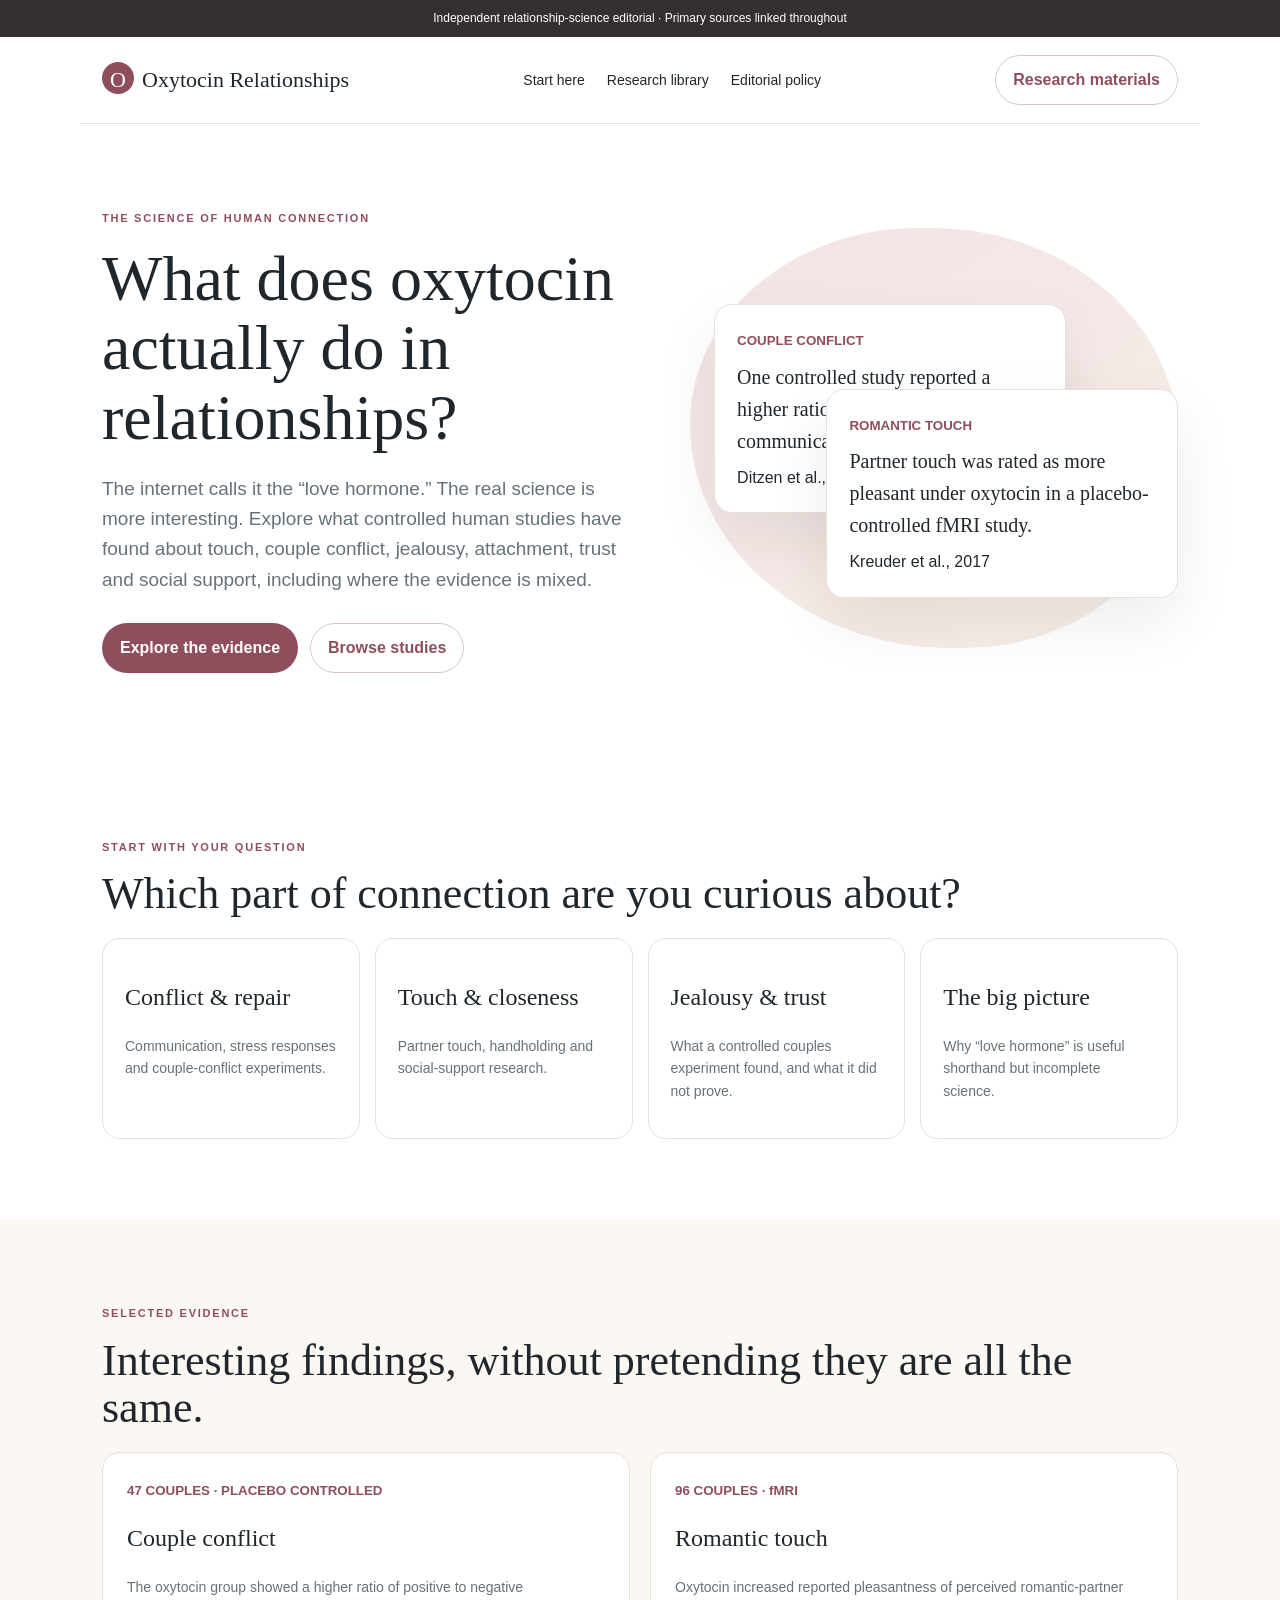
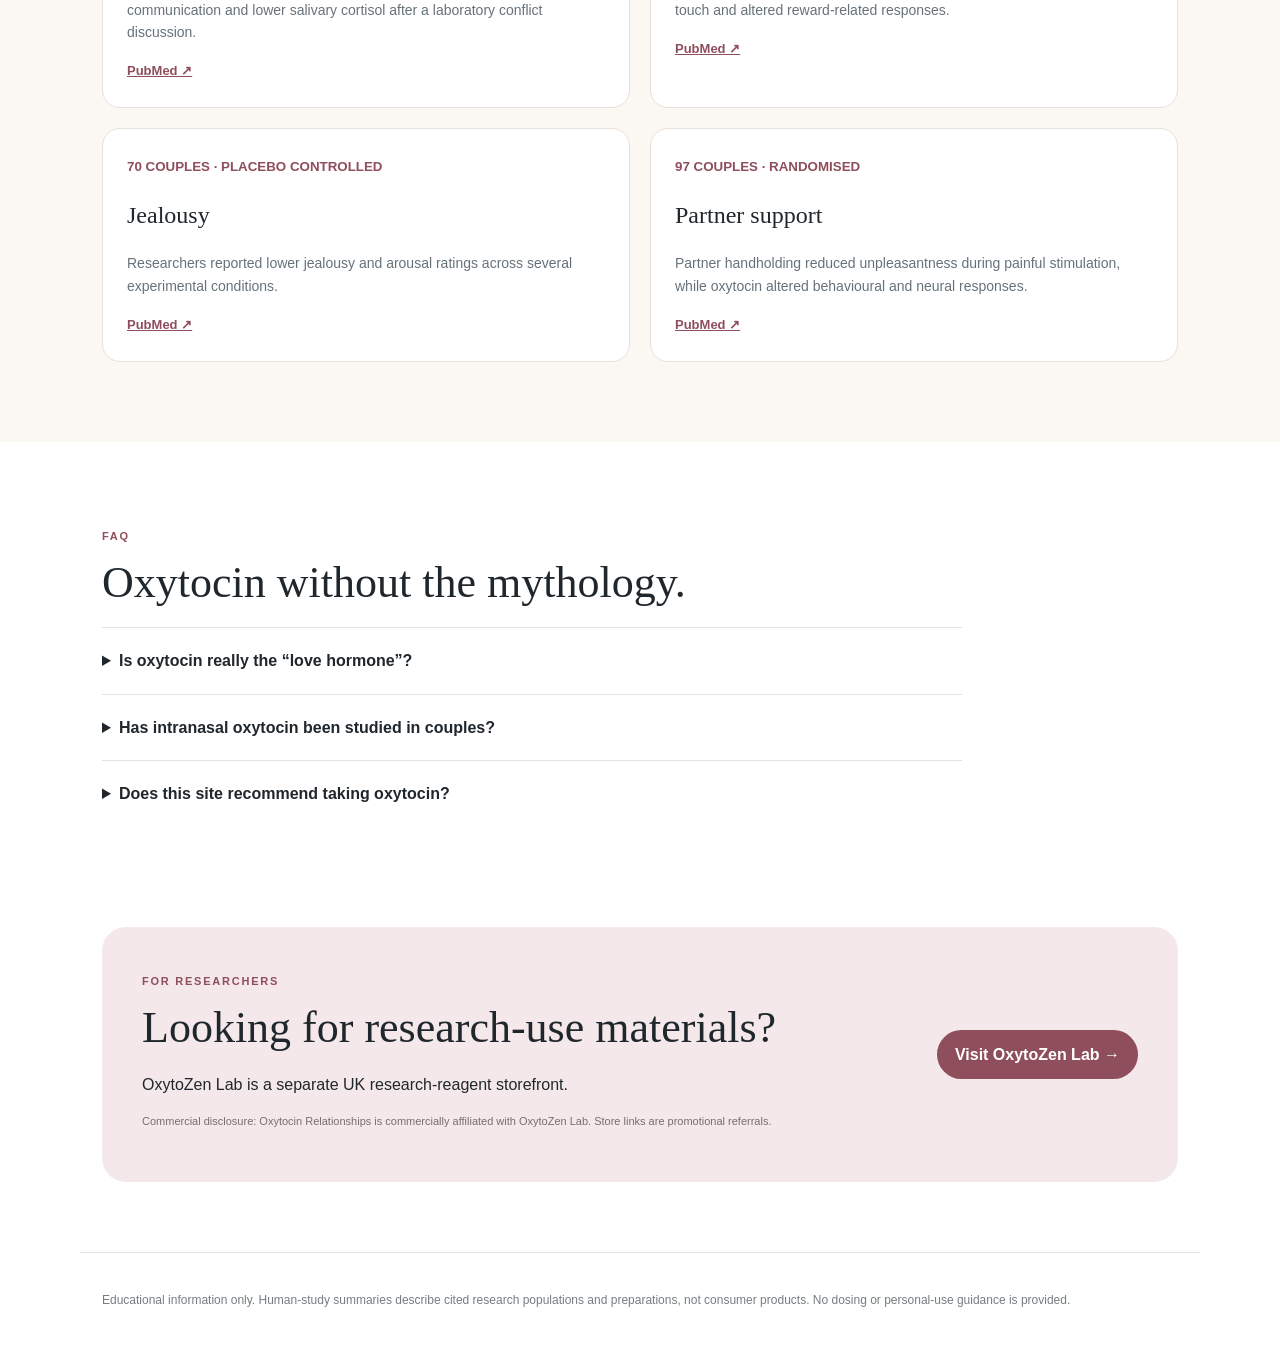
<file: index.html>
<!doctype html><html lang="en-GB"><head><meta charset="utf-8"><meta name="viewport" content="width=device-width,initial-scale=1"><title>Oxytocin & Relationships: Love, Bonding, Touch & Couples Research</title><meta name="description" content="Evidence-led guides to oxytocin, romantic relationships, touch, trust, jealousy and couple conflict, with direct links to peer-reviewed research."><meta name="keywords" content="oxytocin relationships, oxytocin couples, oxytocin bonding, oxytocin love, oxytocin trust, oxytocin jealousy, oxytocin touch"><meta name="robots" content="index,follow,max-snippet:-1,max-image-preview:large"><link rel="canonical" href="https://zenoconorart.github.io/OxytocinRelationships.com/"><link rel="stylesheet" href="styles.css"><script type="application/ld+json">{"@context":"https://schema.org","@type":"WebSite","name":"Oxytocin Relationships","url":"https://zenoconorart.github.io/OxytocinRelationships.com/","description":"Editorial site covering oxytocin and romantic relationship research."}</script></head><body><div class="top">Independent relationship-science editorial · Primary sources linked throughout</div><header><a class="brand" href="index.html"><span class="mark">O</span>Oxytocin Relationships</a><nav><a href="#questions">Start here</a><a href="science.html">Research library</a><a href="editorial-policy.html">Editorial policy</a></nav><a class="outline" href="https://zenoconorart.github.io/oxytozenlab.com/" rel="sponsored">Research materials</a></header><main><section class="hero"><div><span class="eyebrow">THE SCIENCE OF HUMAN CONNECTION</span><h1>What does oxytocin actually do in relationships?</h1><p class="lede">The internet calls it the “love hormone.” The real science is more interesting. Explore what controlled human studies have found about touch, couple conflict, jealousy, attachment, trust and social support, including where the evidence is mixed.</p><div class="actions"><a class="btn" href="#questions">Explore the evidence</a><a class="outline" href="science.html">Browse studies</a></div></div><div class="art"><div class="quote q1"><small>COUPLE CONFLICT</small><p>One controlled study reported a higher ratio of positive to negative communication.</p><span>Ditzen et al., 2009</span></div><div class="quote q2"><small>ROMANTIC TOUCH</small><p>Partner touch was rated as more pleasant under oxytocin in a placebo-controlled fMRI study.</p><span>Kreuder et al., 2017</span></div></div></section><section class="section" id="questions"><span class="eyebrow">START WITH YOUR QUESTION</span><h2>Which part of connection are you curious about?</h2><div class="grid4"><a class="card" href="science.html#conflict"><h3>Conflict & repair</h3><p>Communication, stress responses and couple-conflict experiments.</p></a><a class="card" href="science.html#touch"><h3>Touch & closeness</h3><p>Partner touch, handholding and social-support research.</p></a><a class="card" href="science.html#jealousy"><h3>Jealousy & trust</h3><p>What a controlled couples experiment found, and what it did not prove.</p></a><a class="card" href="science.html#overview"><h3>The big picture</h3><p>Why “love hormone” is useful shorthand but incomplete science.</p></a></div></section><section class="band"><div class="section"><span class="eyebrow">SELECTED EVIDENCE</span><h2>Interesting findings, without pretending they are all the same.</h2><div class="grid2"><article class="study"><small>47 COUPLES · PLACEBO CONTROLLED</small><h3>Couple conflict</h3><p>The oxytocin group showed a higher ratio of positive to negative communication and lower salivary cortisol after a laboratory conflict discussion.</p><a class="source" href="https://pubmed.ncbi.nlm.nih.gov/19027101/" target="_blank" rel="noopener">PubMed ↗</a></article><article class="study"><small>96 COUPLES · fMRI</small><h3>Romantic touch</h3><p>Oxytocin increased reported pleasantness of perceived romantic-partner touch and altered reward-related responses.</p><a class="source" href="https://pubmed.ncbi.nlm.nih.gov/28580708/" target="_blank" rel="noopener">PubMed ↗</a></article><article class="study"><small>70 COUPLES · PLACEBO CONTROLLED</small><h3>Jealousy</h3><p>Researchers reported lower jealousy and arousal ratings across several experimental conditions.</p><a class="source" href="https://pubmed.ncbi.nlm.nih.gov/33601928/" target="_blank" rel="noopener">PubMed ↗</a></article><article class="study"><small>97 COUPLES · RANDOMISED</small><h3>Partner support</h3><p>Partner handholding reduced unpleasantness during painful stimulation, while oxytocin altered behavioural and neural responses.</p><a class="source" href="https://pubmed.ncbi.nlm.nih.gov/30152573/" target="_blank" rel="noopener">PubMed ↗</a></article></div></div></section><section class="section"><span class="eyebrow">FAQ</span><h2>Oxytocin without the mythology.</h2><div class="faq"><details><summary>Is oxytocin really the “love hormone”?</summary><div class="answer">It participates in social, reproductive and stress-related biology, but human behavioural effects depend heavily on context. The nickname is useful shorthand, not a complete explanation.</div></details><details><summary>Has intranasal oxytocin been studied in couples?</summary><div class="answer">Yes. Controlled studies have examined couple conflict, romantic touch, jealousy and partner support. These studies do not establish a general relationship treatment.</div></details><details><summary>Does this site recommend taking oxytocin?</summary><div class="answer">No. This is an editorial science site and does not provide dosing or self-administration instructions.</div></details></div></section></main><section class="promo"><div><div><span class="eyebrow">FOR RESEARCHERS</span><h2>Looking for research-use materials?</h2><p>OxytoZen Lab is a separate UK research-reagent storefront.</p><p class="disclose">Commercial disclosure: Oxytocin Relationships is commercially affiliated with OxytoZen Lab. Store links are promotional referrals.</p></div><a class="btn" href="https://zenoconorart.github.io/oxytozenlab.com/" rel="sponsored">Visit OxytoZen Lab →</a></div></section><footer class="footer">Educational information only. Human-study summaries describe cited research populations and preparations, not consumer products. No dosing or personal-use guidance is provided.</footer></body></html>
</file>
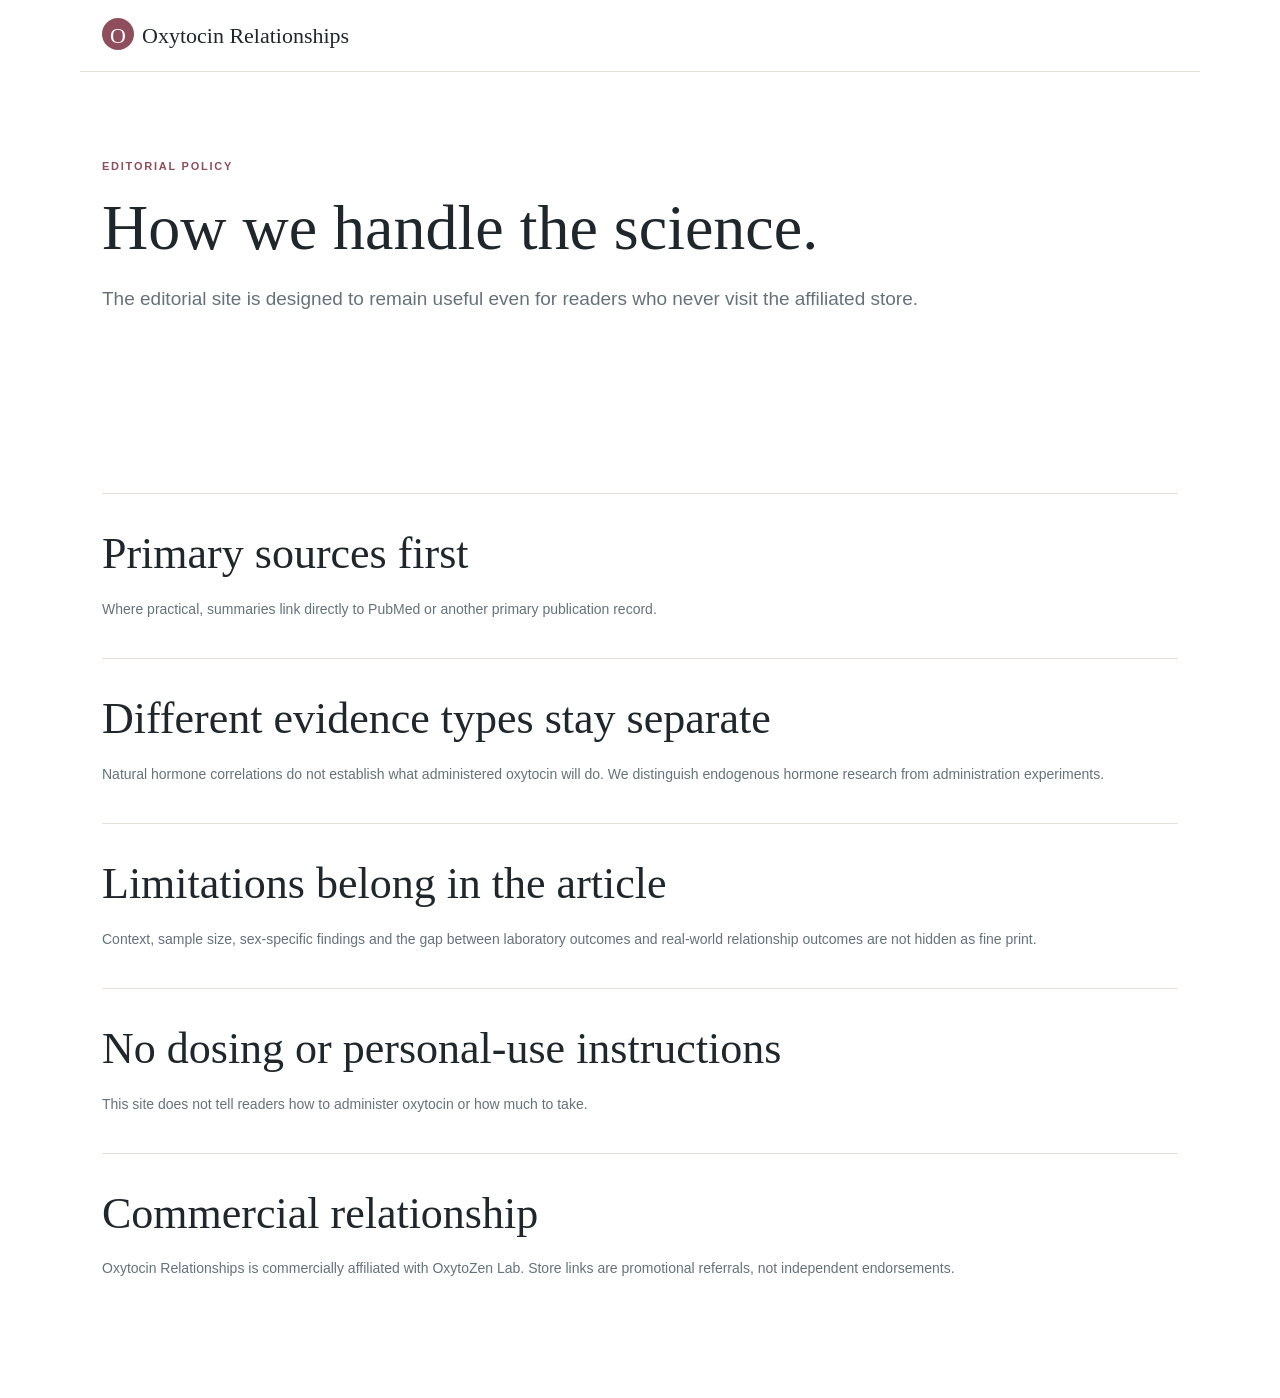
<file: editorial-policy.html>
<!doctype html><html lang="en-GB"><head><meta charset="utf-8"><meta name="viewport" content="width=device-width,initial-scale=1"><title>Editorial Policy | Oxytocin Relationships</title><link rel="stylesheet" href="styles.css"></head><body><header><a class="brand" href="index.html"><span class="mark">O</span>Oxytocin Relationships</a></header><main><section class="pagehero"><span class="eyebrow">EDITORIAL POLICY</span><h1>How we handle the science.</h1><p class="lede">The editorial site is designed to remain useful even for readers who never visit the affiliated store.</p></section><section class="content"><article class="paper"><h2>Primary sources first</h2><p>Where practical, summaries link directly to PubMed or another primary publication record.</p></article><article class="paper"><h2>Different evidence types stay separate</h2><p>Natural hormone correlations do not establish what administered oxytocin will do. We distinguish endogenous hormone research from administration experiments.</p></article><article class="paper"><h2>Limitations belong in the article</h2><p>Context, sample size, sex-specific findings and the gap between laboratory outcomes and real-world relationship outcomes are not hidden as fine print.</p></article><article class="paper"><h2>No dosing or personal-use instructions</h2><p>This site does not tell readers how to administer oxytocin or how much to take.</p></article><article class="paper"><h2>Commercial relationship</h2><p>Oxytocin Relationships is commercially affiliated with OxytoZen Lab. Store links are promotional referrals, not independent endorsements.</p></article></section></main></body></html>
</file>
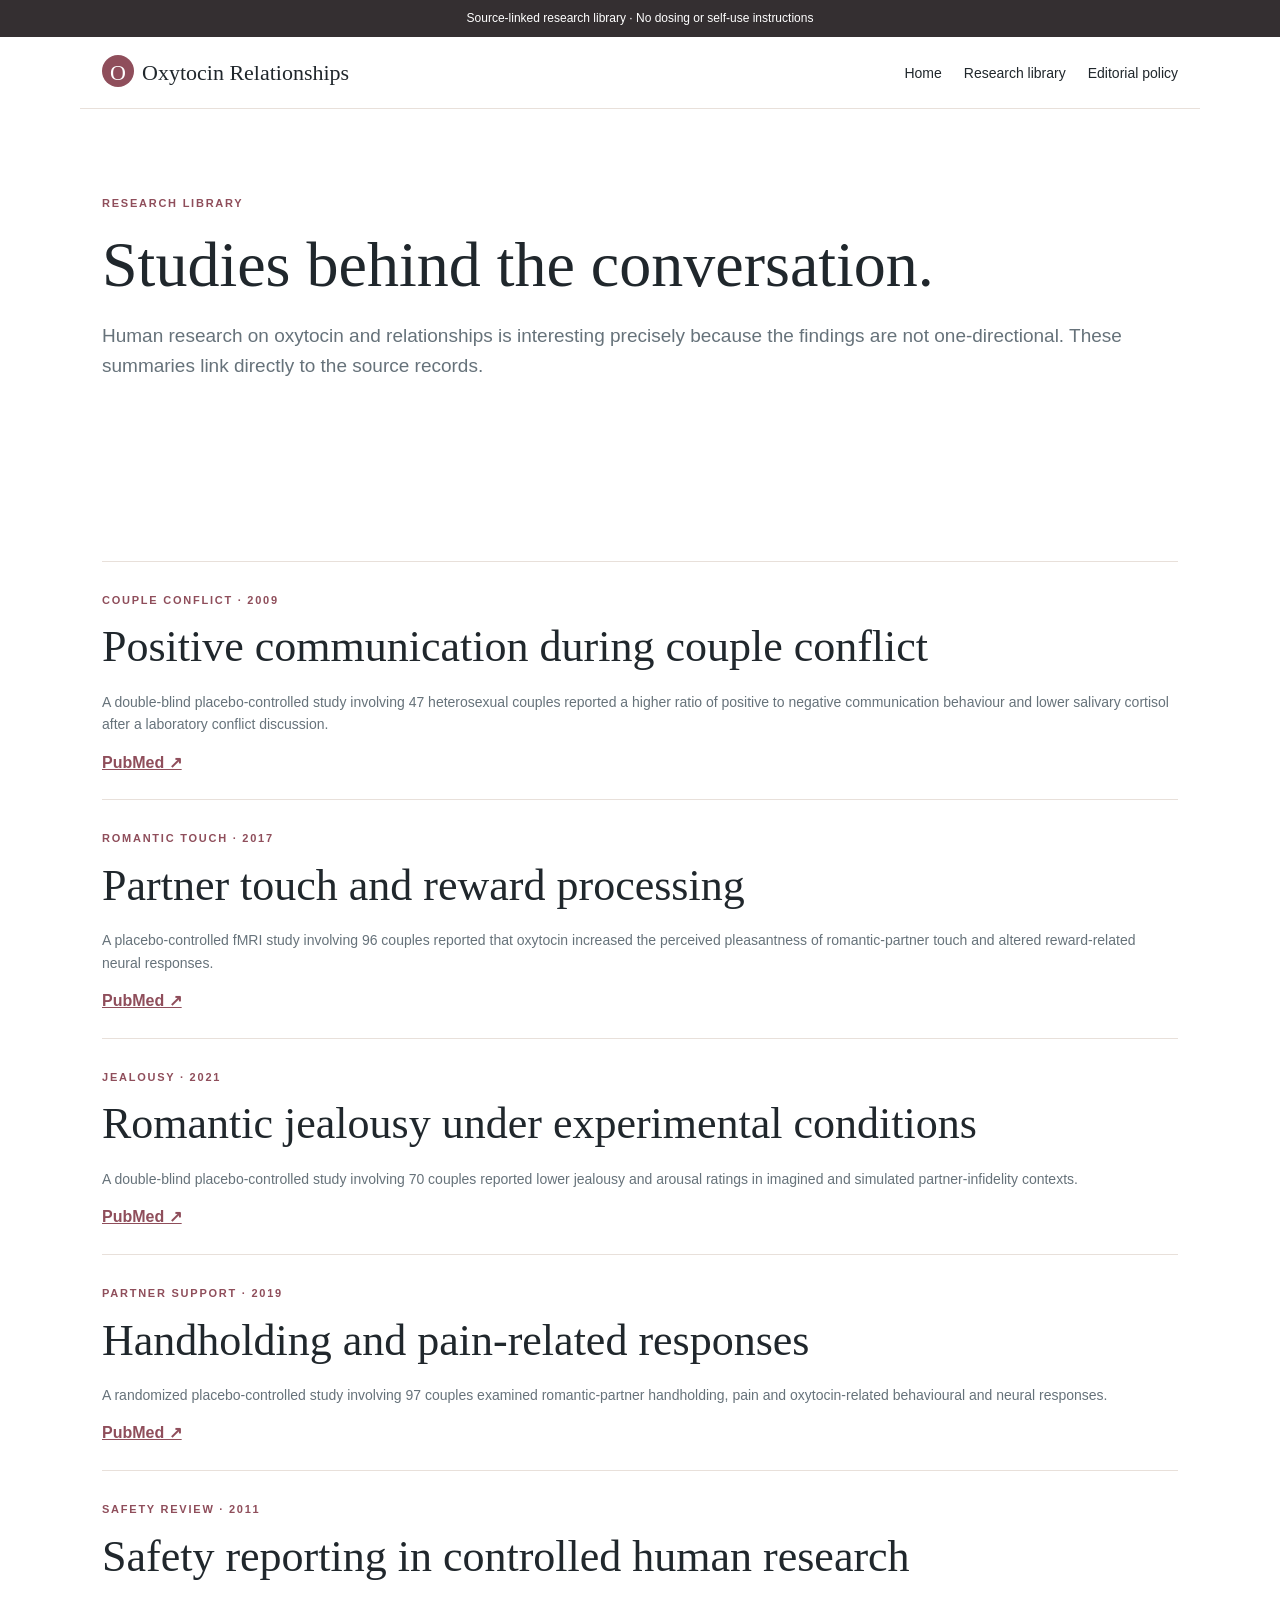
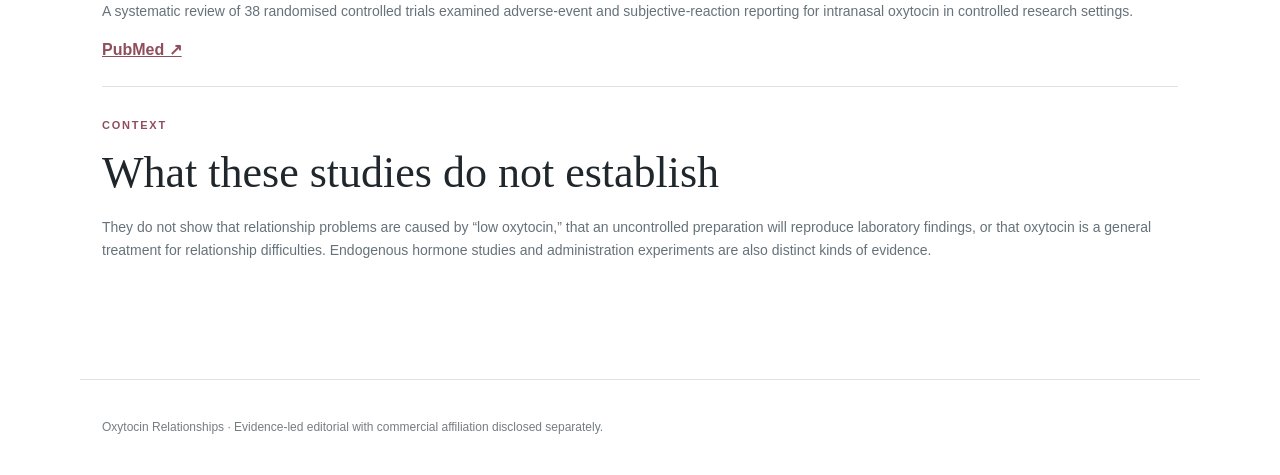
<file: science.html>
<!doctype html><html lang="en-GB"><head><meta charset="utf-8"><meta name="viewport" content="width=device-width,initial-scale=1"><title>Oxytocin Relationship Research Library | Oxytocin Relationships</title><meta name="description" content="Peer-reviewed studies on oxytocin, romantic relationships, touch, couple conflict, jealousy and social support."><link rel="canonical" href="https://zenoconorart.github.io/OxytocinRelationships.com/science.html"><link rel="stylesheet" href="styles.css"></head><body><div class="top">Source-linked research library · No dosing or self-use instructions</div><header><a class="brand" href="index.html"><span class="mark">O</span>Oxytocin Relationships</a><nav><a href="index.html">Home</a><a href="science.html">Research library</a><a href="editorial-policy.html">Editorial policy</a></nav></header><main><section class="pagehero"><span class="eyebrow">RESEARCH LIBRARY</span><h1>Studies behind the conversation.</h1><p class="lede">Human research on oxytocin and relationships is interesting precisely because the findings are not one-directional. These summaries link directly to the source records.</p></section><section class="content"><article class="paper" id="conflict"><span class="eyebrow">COUPLE CONFLICT · 2009</span><h2>Positive communication during couple conflict</h2><p>A double-blind placebo-controlled study involving 47 heterosexual couples reported a higher ratio of positive to negative communication behaviour and lower salivary cortisol after a laboratory conflict discussion.</p><a href="https://pubmed.ncbi.nlm.nih.gov/19027101/" target="_blank" rel="noopener">PubMed ↗</a></article><article class="paper" id="touch"><span class="eyebrow">ROMANTIC TOUCH · 2017</span><h2>Partner touch and reward processing</h2><p>A placebo-controlled fMRI study involving 96 couples reported that oxytocin increased the perceived pleasantness of romantic-partner touch and altered reward-related neural responses.</p><a href="https://pubmed.ncbi.nlm.nih.gov/28580708/" target="_blank" rel="noopener">PubMed ↗</a></article><article class="paper" id="jealousy"><span class="eyebrow">JEALOUSY · 2021</span><h2>Romantic jealousy under experimental conditions</h2><p>A double-blind placebo-controlled study involving 70 couples reported lower jealousy and arousal ratings in imagined and simulated partner-infidelity contexts.</p><a href="https://pubmed.ncbi.nlm.nih.gov/33601928/" target="_blank" rel="noopener">PubMed ↗</a></article><article class="paper"><span class="eyebrow">PARTNER SUPPORT · 2019</span><h2>Handholding and pain-related responses</h2><p>A randomized placebo-controlled study involving 97 couples examined romantic-partner handholding, pain and oxytocin-related behavioural and neural responses.</p><a href="https://pubmed.ncbi.nlm.nih.gov/30152573/" target="_blank" rel="noopener">PubMed ↗</a></article><article class="paper"><span class="eyebrow">SAFETY REVIEW · 2011</span><h2>Safety reporting in controlled human research</h2><p>A systematic review of 38 randomised controlled trials examined adverse-event and subjective-reaction reporting for intranasal oxytocin in controlled research settings.</p><a href="https://pubmed.ncbi.nlm.nih.gov/21429671/" target="_blank" rel="noopener">PubMed ↗</a></article><article class="paper" id="overview"><span class="eyebrow">CONTEXT</span><h2>What these studies do not establish</h2><p>They do not show that relationship problems are caused by “low oxytocin,” that an uncontrolled preparation will reproduce laboratory findings, or that oxytocin is a general treatment for relationship difficulties. Endogenous hormone studies and administration experiments are also distinct kinds of evidence.</p></article></section></main><footer class="footer">Oxytocin Relationships · Evidence-led editorial with commercial affiliation disclosed separately.</footer></body></html>
</file>
<file: styles.css>
:root{--ink:#20272c;--muted:#66727a;--cream:#fbf8f3;--rose:#8f4e5b;--blush:#f5e8ea;--line:#e8e0da}*{box-sizing:border-box}body{margin:0;font-family:Arial,sans-serif;color:var(--ink);line-height:1.6}a{color:inherit}.top{background:#342f31;color:#fff;text-align:center;padding:9px;font-size:12px}header{max-width:1120px;margin:auto;padding:18px 22px;display:flex;justify-content:space-between;align-items:center;border-bottom:1px solid var(--line)}.brand{font-family:Georgia,serif;font-size:22px;text-decoration:none}.mark{display:inline-grid;place-items:center;background:var(--rose);color:white;width:32px;height:32px;border-radius:50%;margin-right:8px}nav{display:flex;gap:22px;font-size:14px}nav a{text-decoration:none}.btn{display:inline-block;background:var(--rose);color:#fff;border-radius:999px;padding:12px 18px;text-decoration:none;font-weight:bold}.outline{display:inline-block;border:1px solid #d7c4c6;color:var(--rose);border-radius:999px;padding:11px 17px;text-decoration:none;font-weight:bold}.hero,.section,.pagehero,.content{max-width:1120px;margin:auto;padding:80px 22px}.hero{display:grid;grid-template-columns:1.05fr .95fr;gap:48px;align-items:center}.eyebrow{font-size:11px;letter-spacing:.16em;color:var(--rose);font-weight:bold;text-transform:uppercase}h1,h2,h3{font-family:Georgia,serif;font-weight:500;line-height:1.08}h1{font-size:64px;margin:15px 0 22px}h2{font-size:44px;margin:12px 0 20px}h3{font-size:24px}.lede{font-size:19px;color:var(--muted)}.actions{display:flex;gap:12px;flex-wrap:wrap;margin-top:28px}.art{min-height:420px;background:linear-gradient(145deg,#f4e3e5,#f5efe7);border-radius:48% 52% 45% 55%;position:relative}.quote{position:absolute;background:#fff;border:1px solid var(--line);border-radius:18px;padding:22px;width:72%;box-shadow:0 24px 60px rgba(40,30,30,.08)}.q1{left:5%;top:18%}.q2{right:0;bottom:12%}.quote small{color:var(--rose);font-weight:bold}.quote p{font-family:Georgia,serif;font-size:20px;margin:8px 0}.grid4{display:grid;grid-template-columns:repeat(4,1fr);gap:15px}.card{border:1px solid var(--line);border-radius:18px;padding:22px;text-decoration:none;background:#fff}.card p,.study p,.paper p{color:var(--muted);font-size:14px}.band{background:var(--cream)}.grid2{display:grid;grid-template-columns:1fr 1fr;gap:20px}.study{background:#fff;border:1px solid var(--line);border-radius:18px;padding:24px}.study small{color:var(--rose);font-weight:bold}.source{color:var(--rose);font-weight:bold;font-size:13px}.promo{max-width:1120px;margin:20px auto 70px;padding:0 22px}.promo>div{background:var(--blush);border-radius:24px;padding:40px;display:flex;justify-content:space-between;gap:28px;align-items:center}.disclose{font-size:11px;color:#766e70}.faq{max-width:860px}.faq details{border-top:1px solid var(--line)}summary{padding:20px 0;cursor:pointer;font-weight:bold}.answer{padding:0 0 20px;color:var(--muted)}.article-list{display:grid;gap:16px}.article{border:1px solid var(--line);border-radius:16px;padding:22px;text-decoration:none}.paper{border-top:1px solid var(--line);padding:24px 0}.paper a{color:var(--rose);font-weight:bold}.note{background:var(--cream);border-left:4px solid var(--rose);padding:18px;margin:25px 0}.footer{max-width:1120px;margin:auto;padding:38px 22px;border-top:1px solid var(--line);font-size:12px;color:#767d81}@media(max-width:800px){nav{display:none}.hero,.grid2{grid-template-columns:1fr}.grid4{grid-template-columns:1fr 1fr}h1{font-size:44px}.promo>div{align-items:flex-start;flex-direction:column}}@media(max-width:520px){.grid4{grid-template-columns:1fr}}
</file>
